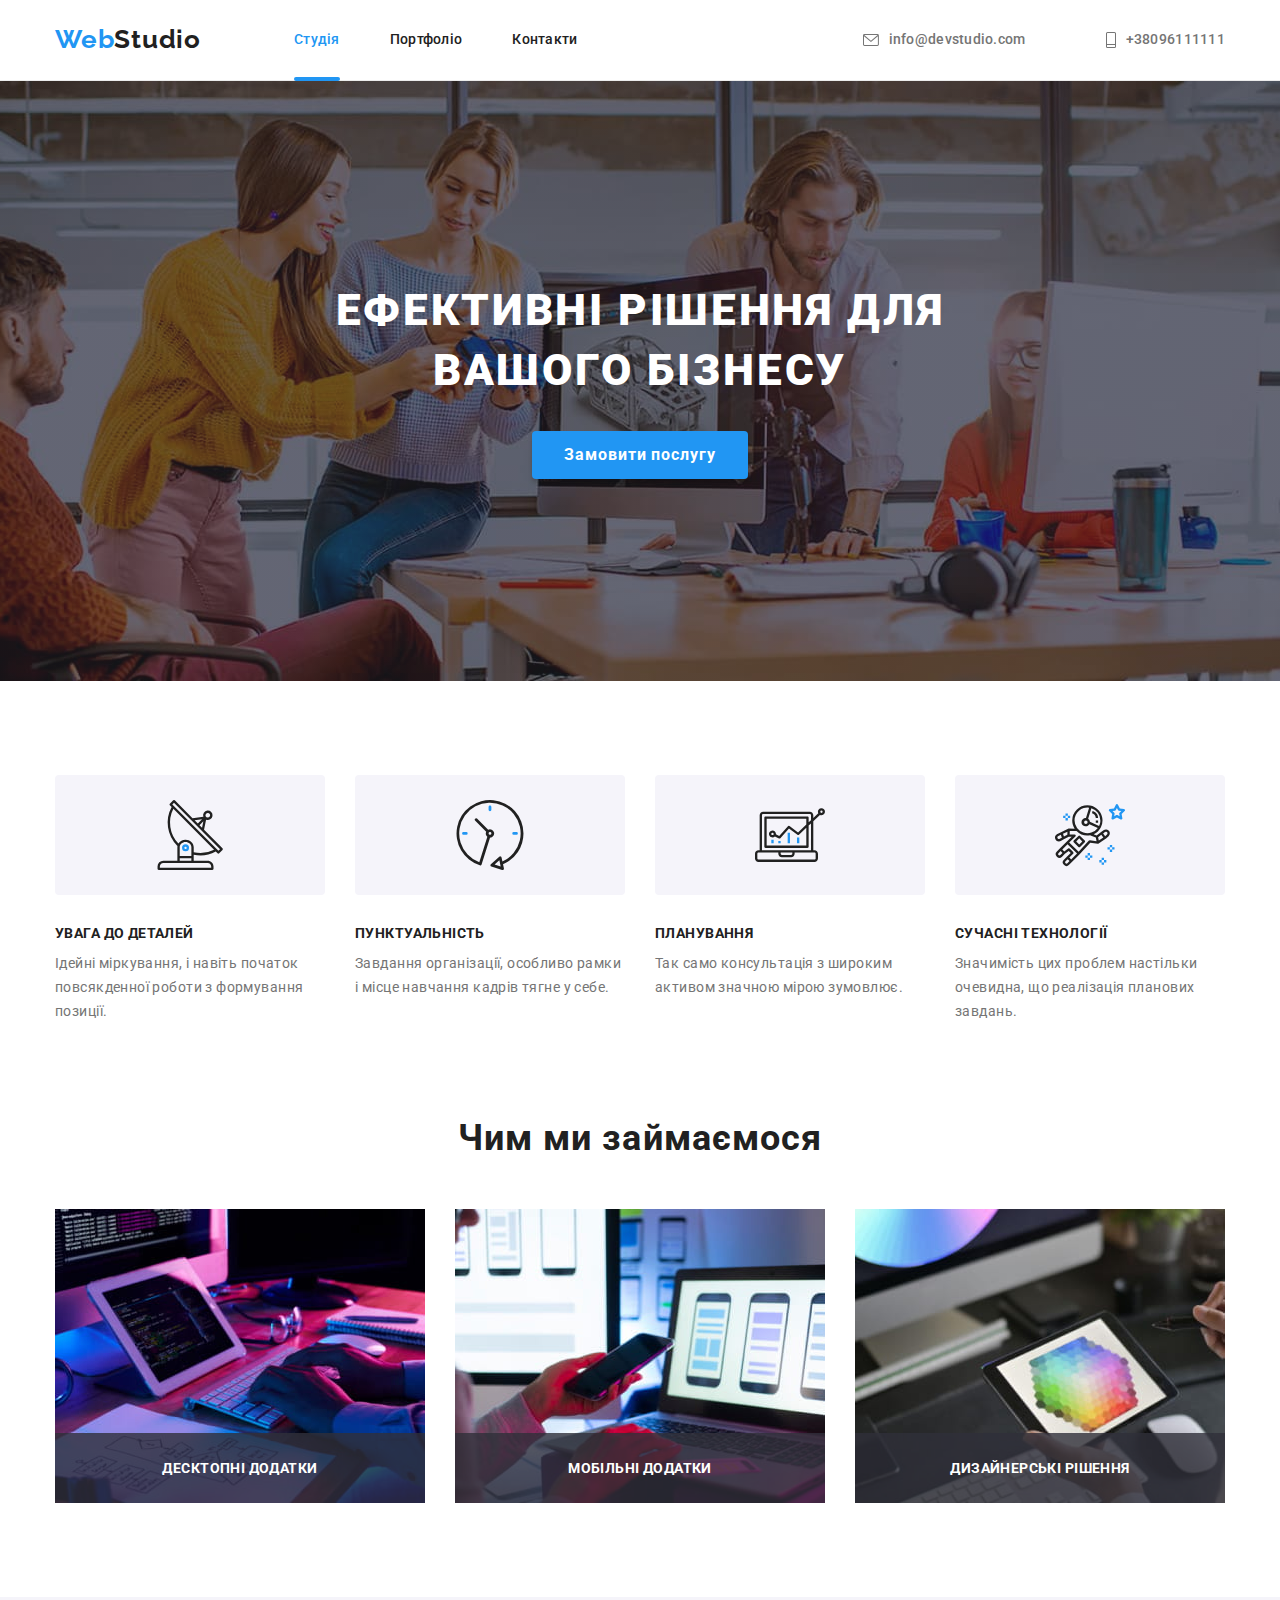
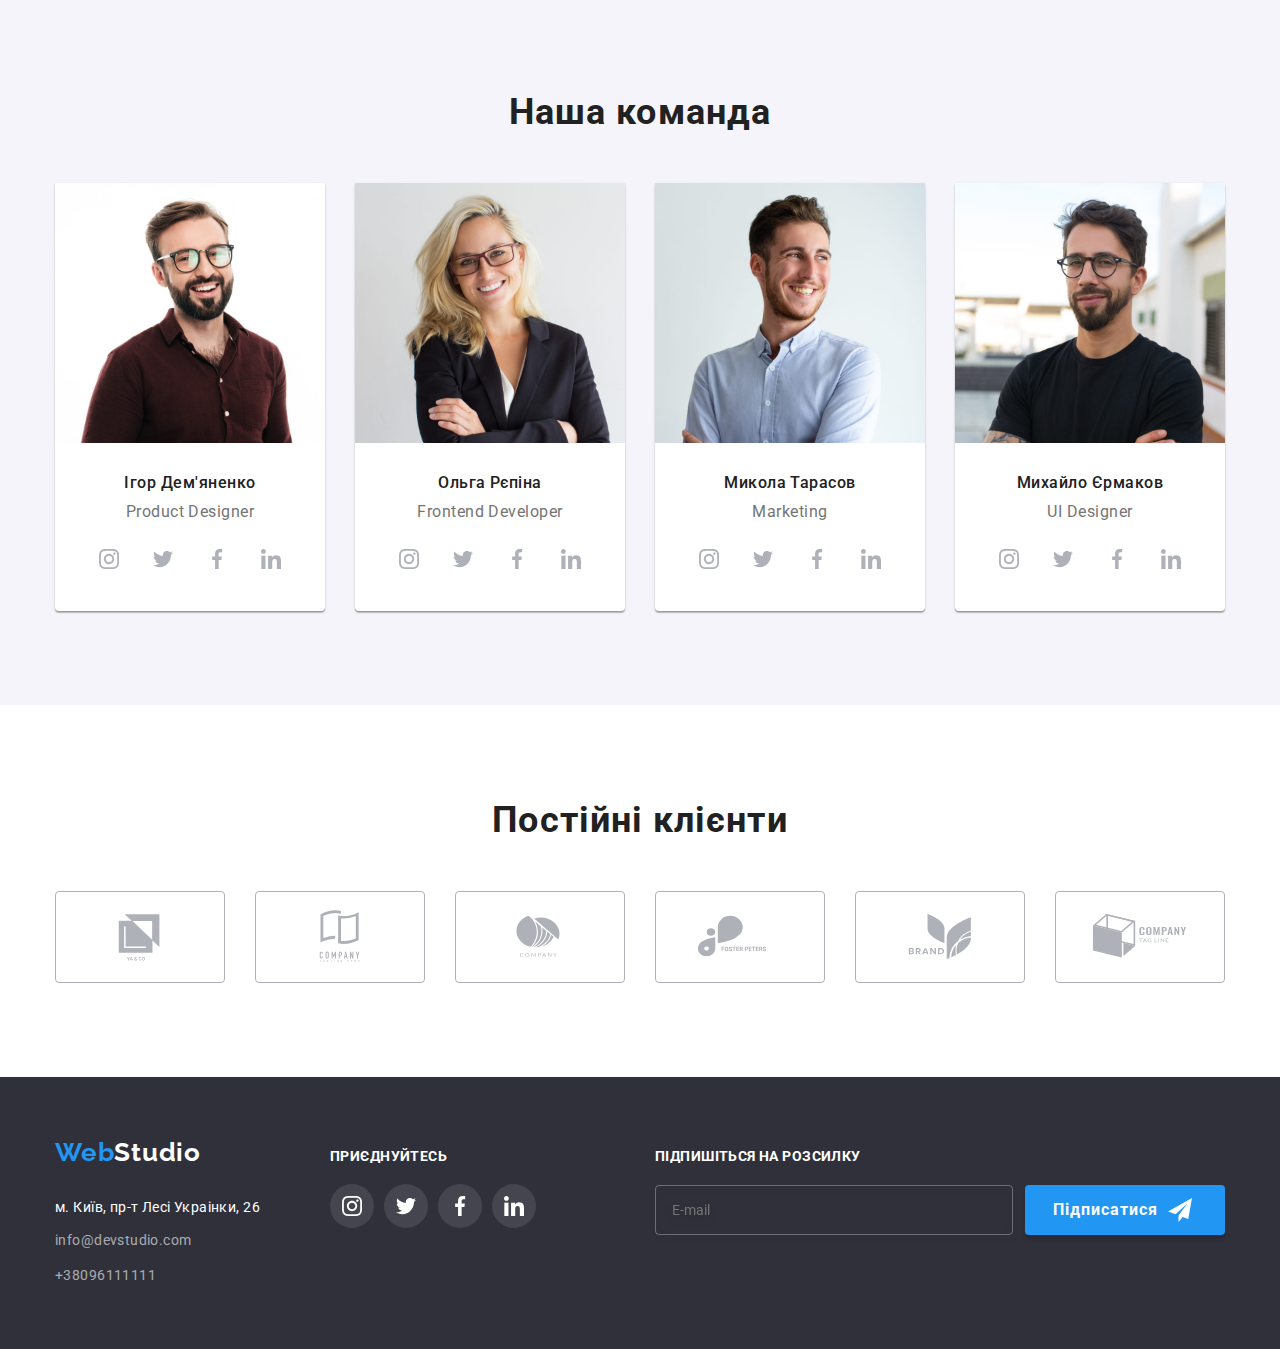
<file: index.html>
<!DOCTYPE html>
<html lang="uk">
<head>
    <meta charset="UTF-8">
    <meta http-equiv="X-UA-Compatible" content="IE=edge">
    <link rel="preconnect" href="https://fonts.googleapis.com">
    <link rel="preconnect" href="https://fonts.gstatic.com" crossorigin>
    <link href="https://fonts.googleapis.com/css2?family=Raleway:wght@700&family=Roboto:wght@400;500;700;900&display=swap" rel="stylesheet">
                
                <link rel="stylesheet" href="modern-normalize/modern-normalize.css">
                <link rel="stylesheet" href="css/main.min.css">
                <link rel="stylesheet" href="css/style.css">
    <meta name="viewport" content="width=device-width, initial-scale=1.0">

    <title>Студія</title>
</head>
<body>
    
    
      <!--header2-->
      
      <header class="header">
       
            <div class="container header__container">
        <nav class="nav" >
            <a class="logo header__logo" href="./index.html"><span class="logo-header">Web</span>Studio</a>
            <ul class="nav__list ">
                <li class="nav__item"> <a  class="navigation current"  href="./index.html"> Студія</a> </li> 
                <li class="nav__item"> <a  class="navigation"  href="./portfolio.html"> Портфоліо</a>  </li>
                <li class="nav__item"> <a class="navigation" href="#"> Контакти</a> </li>
            </ul>
                </nav>
    
                <ul class="nav__list connect">

                    <li class="nav__contacts"><a href="mailto:info@devstudio.com" lang="en"  class="nav_mail_tel">
                        <svg class="icon_nav" >
                            <use href="./images/icons/symbol-defs.svg#icon-envelope"></use>
                        </svg>

                        info@devstudio.com</a> </li>
                    <li class="nav__contacts"> <a href="tel:+380961111111" class=" nav_mail_tel">
                        <svg class="icon_nav_tel" >
                            <use href="./images/icons/symbol-defs.svg#icon-Vector"></use>
                        </svg>
                        +38096111111</a>
                    </li>
                </ul>
            </div>
        </header>
   



    
<main>
    
    <!--Банер та кнопка-->
   
    <section class="hero">
        <div class="hero__container">
        <h1 class="hero__bissnes">Ефективні рішення для вашого бізнесу</h1>
        <button class="hero__btn" type="button"  data-modal-open>Замовити послугу</button>
        </div>
    </section>

    <!-- Опис-->
    
    <section class="description">
        <div class="container">
        <h2 class="visually-hidden">Наші особливості</h2>
        <ul class="description__uss">
            <li class="description__li">

                <div class="background-icon__description">
                <svg width="70px"
                height="70px" >
                
                    <use   href="./images/antena/symbol-defs.svg#icon-Group" >

                    </use>

                </svg>
            </div>
                <h3 class="index_details">Увага до деталей</h3>
                <p class="index_description">Ідейні міркування, і навіть початок повсякденної роботи з формування позиції.</p>

               

            </li>

           

            <li class="description__li" >
                <div class="background-icon__description">
                    <svg width="70px"
                    height="70px" >
                        
                        <use   href="./images/antena/symbol-defs.svg#icon-clock-1"   >
    
                        </use>
    
                    </svg>
                </div>
                <h3 class="index_details">Пунктуальність</h3>
                <p class="index_description">Завдання організації, особливо рамки і місце навчання кадрів тягне у себе.</p>
            </li>
            <li>
            

                <div class="background-icon__description">
                    <svg  width="70px"
                    height="70px">
                        
                        <use   href="./images/antena/symbol-defs.svg#icon-diagram-1"   >
    
                        </use>
    
                    </svg>
                </div>
                <h3 class="index_details">Планування</h3>
                <p class="index_description">Так само консультація з широким активом значною мірою зумовлює.</p>
            </li>

            <li class="description__li">

                <div class="background-icon__description">
                    <svg  width="70px"
                    height="70px">
                        
                        <use   href="./images/antena/symbol-defs.svg#icon-astronaut-1"   >
    
                        </use>
    
                    </svg>
                </div>

                <h3 class="index_details">Сучасні технології</h3>
                <p class="index_description">Значимість цих проблем настільки очевидна, що реалізація планових завдань.</p>
            </li>
        </ul>
    </div>
    </section>



    <!-- Чим ми займаємося-->
    
    <section class="annex">
        <div class="container-images__annex">
        <h2  class="annex-writing" > </a> Чим ми займаємося</h2>
        <ul class="annex__img">
            <li class="card-work__annex">
                
                <img  src="images/hav1.jpg" width="370" alt="робота за компьютером" >
            <div class="card-add__annex">
                <p class="card_name">
                    Десктопні додатки
                </p>
            </div>
        </li>
            <li class="card-work__annex">
                 <img src="images/hav_2.jpg" width="370" alt="робота з телефоном">
                 <div class="card-add__annex">
                    <p class="card_name">
                        Мобільні додатки
                    </p>
                </div>
             </li>
            <li class="card-work__annex">
            <img src="images/hav_3.jpg" width="370" alt="робота з планшетом">
            <div class="card-add__annex">
                <p class="card_name">
                    Дизайнерські рішення
                </p>
            </div>
         </li>
        </ul>
    </div>
    </section>

    
    <!-- Наша команда-->
    
    <section class="team">
        <div class="team__container">
        <h2 class="team-my" >
            Наша команда
        </h2>
        
        <ul class="team__ul">
            <li class="team__li"><img src="images/igor.jpg" width="270" alt="Дизайнер продукту">
               
                <div class="team__card">
                    <h3 class="team_name">
                Ігор Дем'яненко
            </h3>

            <p class="team_responsibilitiesr">Product Designer</p>
          
            <ul class="team__social">
                <li >
                <a class="social-link__team" href="https://instagram.com"
                target="_blank"
                rel="noopener no refferrer"
                aria-label="instagram">
                    <svg class="social-icon__team"  width="20px" height="20px">
                        <use  href="./images/social/symbol-defs.svg#icon-instagram--1">
        
                        </use>
                    </svg>
                </a>
            </li>
        
            <li >
                <a class="social-link__team" href="https://twitter.com"
                target="_blank"
                rel="noopener no refferrer"
                aria-label="twitter">
                    <svg class="social-icon__team" width="20px" height="20px">
                        <use href="./images/social/symbol-defs.svg#icon-twitter-1">
        
                        </use>
                    </svg>
                </a>
            </li>
        
            <li >
                <a class="social-link__team" href="https://facebook.com "
                target="_blank"
                rel="noopener no refferrer"
                aria-label="facebook">
                    <svg class="social-icon__team" width="20px" height="20px" >
                        <use  href="./images/social/symbol-defs.svg#icon-facebook-1">
        
                        </use>
                    </svg>
                </a>
            </li>
        
            <li >
                <a class="social-link__team" href="https://linkedin.com "
                            target="_blank"
                              rel="noopener no refferrer"
                              aria-label="linkedin">
                    <svg class="social-icon__team" width="20px" height="20px">
                        <use  href="./images/social/symbol-defs.svg#icon-linkedin-1">
        
                        </use>
                    </svg>
                </a>
            </li>
        </ul>
        </div>

            </li>

            <li class="team__li"><img src="images/olga.jpg" width="270" alt="Розробник інтерфейсу">
                <div class="team__card">
            <h3 class="team_name">Ольга Рєпіна</h3>

            <p class="team_responsibilitiesr">Frontend Developer</p>
            <ul class="team__social">
                <li >
                <a class="social-link__team" href="https://instagram.com">
                    <svg class="social-icon__team"  width="20px" height="20px">
                        <use  href="./images/social/symbol-defs.svg#icon-instagram--1">
        
                        </use>
                    </svg>
                </a>
            </li>
        
            <li >
                <a class="social-link__team" href="https://twitter.com">
                    <svg class="social-icon__team" width="20px" height="20px">
                        <use href="./images/social/symbol-defs.svg#icon-twitter-1">
        
                        </use>
                    </svg>
                </a>
            </li>
        
            <li >
                <a class="social-link__team" href="https://facebook.com ">
                    <svg class="social-icon__team" width="20px" height="20px" >
                        <use  href="./images/social/symbol-defs.svg#icon-facebook-1">
        
                        </use>
                    </svg>
                </a>
            </li>
        
            <li >
                <a class="social-link__team" href="https://linkedin.com ">
                    <svg class="social-icon__team" width="20px" height="20px">
                        <use  href="./images/social/symbol-defs.svg#icon-linkedin-1">
        
                        </use>
                    </svg>
                </a>
            </li>
        </ul>
    
        </div>

        
       
            
            </li>


            <li class="team__li"><img src="images/mikola.jpg" width="270" alt="Маркетинг">
                <div class="team__card">
                <h3 class="team_name">
                Микола Тарасов
            </h3>

            <p class="team_responsibilitiesr">Marketing</p>
            <ul class="team__social">
                <li >
                <a class="social-link__team" href="https://instagram.com">
                    <svg class="social-icon__team"  width="20px" height="20px">
                        <use  href="./images/social/symbol-defs.svg#icon-instagram--1">
        
                        </use>
                    </svg>
                </a>
            </li>
        
            <li >
                <a class="social-link__team" href="https://twitter.com">
                    <svg class="social-icon__team" width="20px" height="20px">
                        <use href="./images/social/symbol-defs.svg#icon-twitter-1">
        
                        </use>
                    </svg>
                </a>
            </li>
        
            <li >
                <a class="social-link__team" href="https://facebook.com ">
                    <svg class="social-icon__team" width="20px" height="20px" >
                        <use  href="./images/social/symbol-defs.svg#icon-facebook-1">
        
                        </use>
                    </svg>
                </a>
            </li>
        
            <li >
                <a class="social-link__team" href="https://linkedin.com ">
                    <svg class="social-icon__team" width="20px" height="20px">
                        <use  href="./images/social/symbol-defs.svg#icon-linkedin-1">
        
                        </use>
                    </svg>
                </a>
            </li>
        </ul>
        </div>
        


        
            
            </li>


            <li class="team__li"><img src="images/mihaylo.jpg" width="270" alt="Дизайнер інтерфейсу користувача">
                <div class="team__card">
            <h3 class="team_name">Михайло Єрмаков</h3>

            <p class="team_responsibilitiesr">UI Designer</p>
            <ul class="team__social">
                <li >
                <a class="social-link__team" href="https://instagram.com"
                target="_blank"
                rel="noopener no refferrer"
                aria-label="instagram">
                    <svg class="social-icon__team"  width="20px" height="20px">
                        <use  href="./images/social/symbol-defs.svg#icon-instagram--1">
        
                        </use>
                    </svg>
                </a>
            </li>
        
            <li >
                <a class="social-link__team" href="https://twitter.com">
                    <svg class="social-icon__team" width="20px" height="20px">
                        <use href="./images/social/symbol-defs.svg#icon-twitter-1">
        
                        </use>
                    </svg>
                </a>
            </li>
        
            <li >
                <a class="social-link__team" href="https://facebook.com ">
                    <svg class="social-icon__team" width="20px" height="20px" >
                        <use  href="./images/social/symbol-defs.svg#icon-facebook-1">
        
                        </use>
                    </svg>
                </a>
            </li>
        
            <li >
                <a class="social-link__team" href="https://linkedin.com ">
                    <svg class="social-icon__team" width="20px" height="20px">
                        <use  href="./images/social/symbol-defs.svg#icon-linkedin-1">
        
                        </use>
                    </svg>
                </a>
            </li>
        </ul>
          
                
        </div>
        
            </li>
        </ul>
    </div>
    </section>


</main>
<!------------------------------------------------------------------------>
<!--ПОСТІЙНІ КЛІЄНТИ-->
<section class="section">
    <div class="container__client">
        <h2 class="client__tittle">Постійні клієнти</h2>
        <ul class="client__list">

            <li class="client__item">
                <a href="#" class="client__link">
                    <svg class="client_icon" width="106px" height="60px">
                        <use href="./images/client_link/symbol-defs.svg#icon-Logo-1"></use>
                    </svg>
                </a>
            </li>

            <li class="client__item">
                <a href="#" class="client__link">
                    <svg class="client_icon" width="106" height="60">
                        <use href="./images/client_link/symbol-defs.svg#icon-Logo-2"></use>
                    </svg>
                </a>
            </li>

            <li class="client__item">
                <a href="#" class="client__link">
                    <svg class="client_icon" width="106" height="60">
                        <use href="./images/client_link/symbol-defs.svg#icon-Logo-3"></use>
                    </svg>
                </a>
            </li>

            <li class="client__item">
                <a href="#" class="client__link">
                    <svg class="client_icon" width="106" height="60">
                        <use href="./images/client_link/symbol-defs.svg#icon-Logo-4"></use>
                    </svg>
                </a>
            </li>

            <li class="client__item">
                <a href="#" class="client__link">
                    <svg class="client_icon" width="106" height="60">
                        <use href="./images/client_link/symbol-defs.svg#icon-Logo-5"></use>
                    </svg>
                </a>
            </li>

            <li class="client__item">
                <a href="#" class="client__link">
                    <svg class="client_icon" width="106" height="60">
                        <use href="./images/client_link/symbol-defs.svg#icon-Logo-6"></use>
                    </svg>
                </a>
            </li>
           
           
        </ul>
    </div>

</section>






<!--FOOTER-->
<footer class="footer__container">
    <div class="footer__other container">
    <div class="footer__div">
    <a class="footer__studio" lang="en" href="./index.html"> <span class="logo_footer">Web</span>Studio
        <ul class="footer__ul">
            <li class="footer__li"><a class="footer__andres" href="https://www.google.com/maps/place/бул.+Леси+Украинки,+26,+Киев,+02000/@50.4265807,30.5383858,17z/data=!3m1!4b1!4m5!3m4!1s0x40d4cf0e033ecbe9:0x57a4dffefec77da0!8m2!3d50.4265807!4d30.5383858" target="_blank" rel="адреса">м. Київ, пр-т Лесі Украінки, 26</a> </li>
            <li  class="footer__li"><a class="footer__mail" href="mailto:info@devstudio.com" lang="en">info@devstudio.com</a></li>
            <li class="footer__li"><a class="footer__tell" href="tel:+380961111111">+38096111111</a></li>
        </ul>
    </a>
   
    </div>


<div class="footer__socials">
    <p class="footer_header">Приєднуйтесь</p>
    <ul class="social__ul">
        <li >
        <a class="footer__url" href="https://instagram.com"
        target="_blank"
        rel="noopener no refferrer"
        aria-label="instagram">
            <svg class="footer_icon"  width="20px" height="20px">
                <use  href="./images/social/symbol-defs.svg#icon-instagram--1">

                </use>
            </svg>
        </a>
    </li>

    <li >
        <a class="footer__url" href="https://twitter.com"
        target="_blank"
        rel="noopener no refferrer"
        aria-label="twitter">
            <svg class="footer_icon" width="20px" height="20px">
                <use href="./images/social/symbol-defs.svg#icon-twitter-1">

                </use>
            </svg>
        </a>
    </li>

    <li >
        <a class="footer__url" href="https://facebook.com "
        target="_blank"
        rel="noopener no refferrer"
        aria-label="facebook">
            <svg class="footer_icon" width="20px" height="20px" >
                <use  href="./images/social/symbol-defs.svg#icon-facebook-1">

                </use>
            </svg>
        </a>
    </li>

    <li >
        <a class="footer__url" href="https://linkedin.com "
        target="_blank"
                  rel="noopener no refferrer"
                  aria-label="linkedin">
            <svg class="footer_icon" width="20px" height="20px">
                <use  href="./images/social/symbol-defs.svg#icon-linkedin-1">

                </use>
            </svg>
        </a>
    </li>
</ul>
    
</div>  

<div class="footer__input">
    <strong class="footer__strong"> Підпишіться на розсилку</strong>
    <form name="footer__send-mail">
    <div class="subscription__box">
        <label class="subscribtion__field">
        <input class="subscribtion__input" type="email" name="email" placeholder="E-mail">
    </label>

    <button class="subscribe__btn" type="submit">
Підписатися
<svg class="subscribe-icon" width="24px" height="24px" >
    <use href="./images/footer-input/symbol-defs.svg#icon-icon-send">

    </use>
</svg>
    </button>
    </div></form>

</div>
</div>
    
</footer>

<!--MODAL WINDOW-->
<div class="backdrop is-hidden" data-modal>
    <div class="modal">
        <button class="modal__btn" type="button" data-modal-close>
            <svg  width="11px" height="11px">
                <use class="icon__cross" href="./images/modal_btn/symbol-defs.svg#icon-Vector">

                </use>
            </svg>
        </button>
        <div>
        <form class="register__form" name="register-form" autocomplete="on" novalidate>
            <strong class="register__form-title">Залиште свої дані, ми вам передзвонимо</strong>
            <div class="register__formgroup" role="group">

                <label class="register__form-field">
                    <span class="register__form-label-one">Ім'я</span>
                    <input class="register__form-input" type="text" name="" required/>
                    <svg class="register__form-icon-one" width="12px" height="12px">
                        <use href="./images/soc-modal/symbol-defs.svg#icon-human">

                        </use>
                    </svg>
                </label>

                <label class="register__form-field">
                    <span class="register__form-label">Телефон</span>
                    <input class="register__form-input" type="tel" name=""/>
                    <svg class="register__form-icon" width="13px" height="13px">
                        <use href="./images/soc-modal/symbol-defs.svg#icon-tellephon">

                        </use>
                    </svg>
                </label>

                <label class="register__form-field">
                    <span class="register__form-label">Пошта</span>
                    <input class="register__form-input" type="email" name=""/>
                    <svg class="register__form-icon" width="15px" height="12px">
                        <use href="./images/soc-modal/symbol-defs.svg#icon-mail">

                        </use>
                    </svg>
                </label>

                <label class="register__form-field-coment">
                    <span class="register__form-heading">Коментар</span>
                    <textarea class="register__form-message" name=""  rows="5" placeholder="Введіть текст"></textarea>
                </label>

                <label class="register__form-agreement">
                <input class="register__form-checkbox visually-hidden" type="checkbox" name="" />
                    <svg class="register__form-icons" width="16px" height="15px">
                        <use class="icon__checked" href="./images/soc-modal-two/symbol-defs.svg#icon-icon-check"> </use>
                        <use class="icon__unchecked" href="./images/soc-modal-two/symbol-defs.svg#icon-ramka"> </use>
                    </svg>

                <span class="register__form-desc">Погоджуюся з розсилкою та приймаю  <a class="register__form-link" href="">Умови договору</a>
                </span>
            </label>    
            </div>
            
       
            
            <button class="register__form-btn hero__btn" type="submit">Відправити</button>
        </form>
    </div>

</div>

<script src="./modal.js/modal.js"></script>
</body>
</html>
</file>
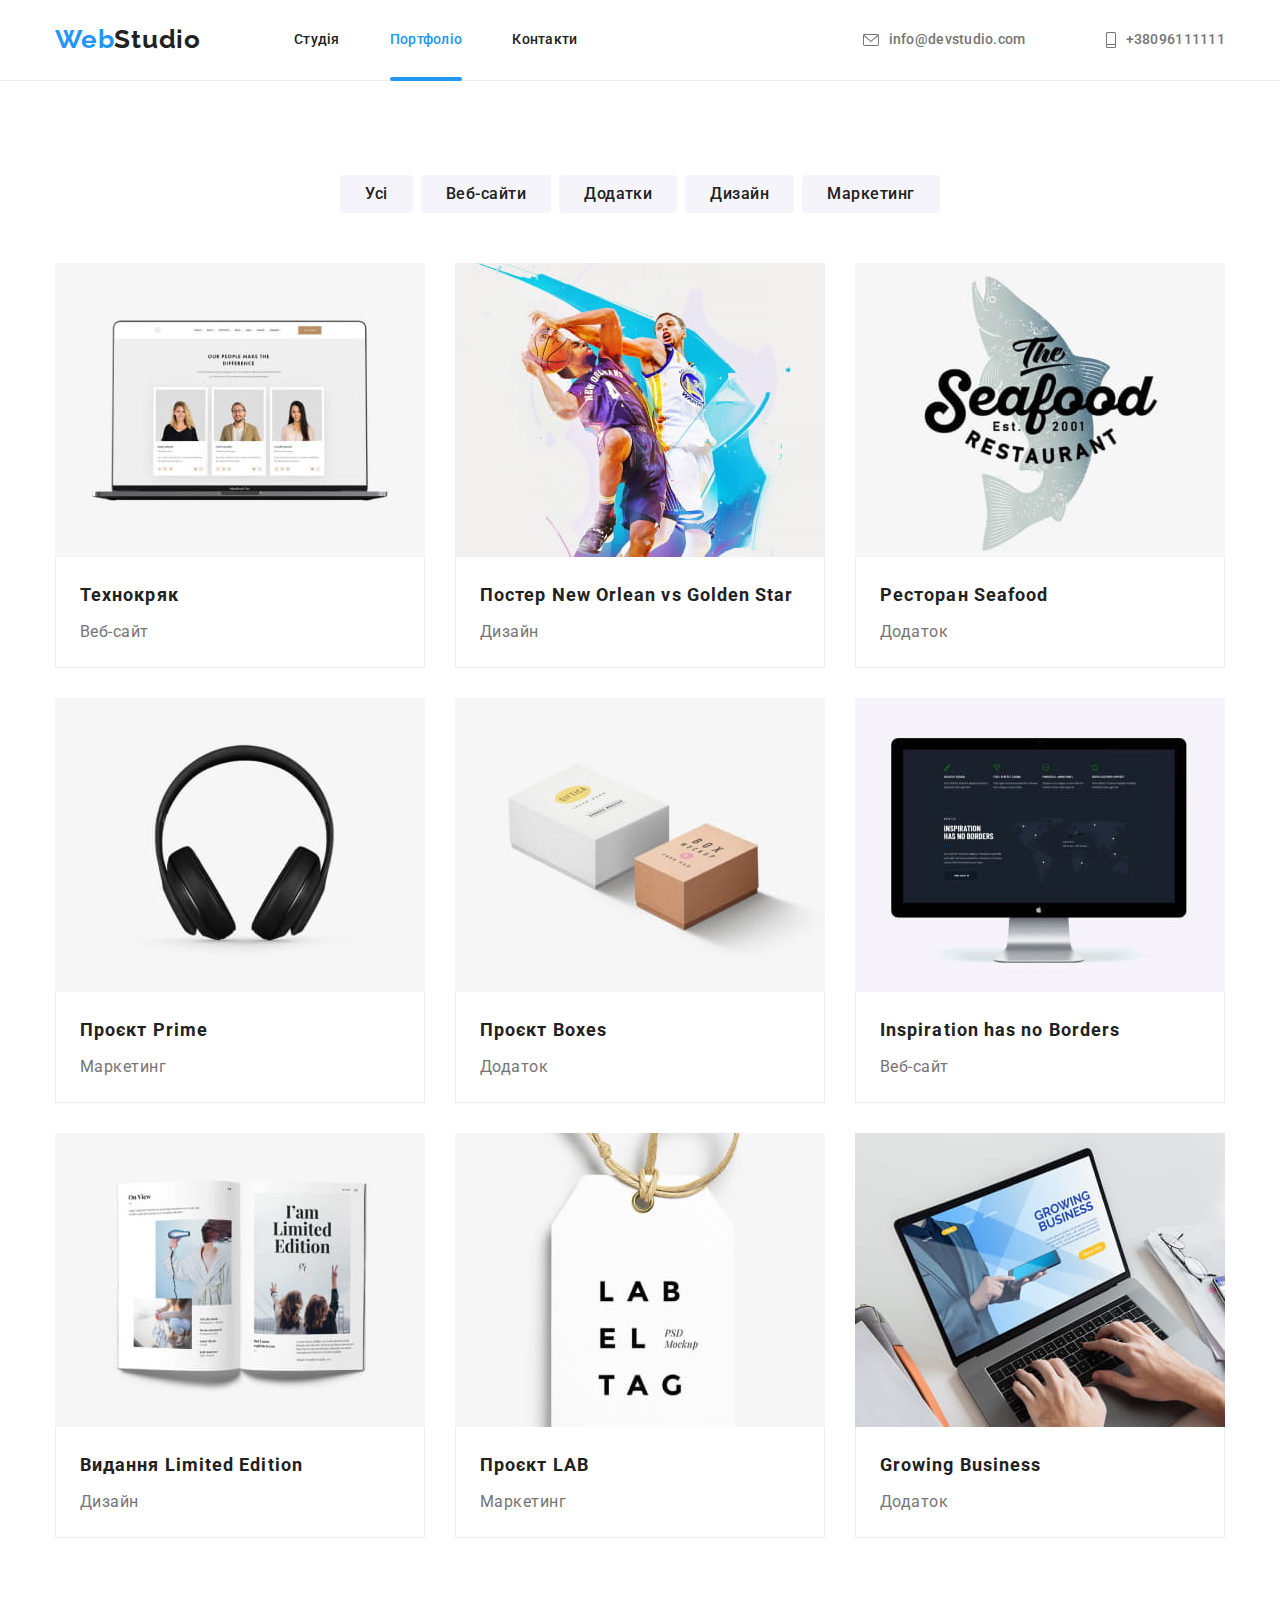
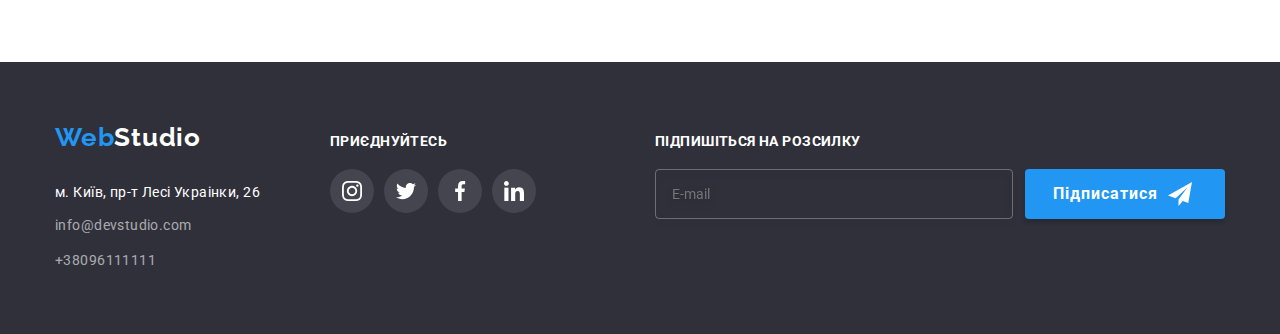
<file: portfolio.html>
<!DOCTYPE html>
<html lang="uk">
<head>
    <meta charset="UTF-8">
    <meta http-equiv="X-UA-Compatible" content="IE=edge">
    <link rel="preconnect" href="https://fonts.googleapis.com">
    <link rel="preconnect" href="https://fonts.gstatic.com" crossorigin>
    <link href="https://fonts.googleapis.com/css2?family=Raleway:wght@700&family=Roboto:wght@400;500;700;900&display=swap" rel="stylesheet">
        
        <link rel="stylesheet" href="modern-normalize/modern-normalize.css">
        <link rel="stylesheet" href="css/main.min.css">
        <link rel="stylesheet" href="css/style.css">
    <meta name="viewport" content="width=device-width, initial-scale=1.0">
    <title>Портфоліо</title>
    
</head>
<body>
    <!--header2-->
    <header class="header">
       
        <div class="container header__container">
    <nav class="nav" >
        <a class="logo header__logo" href="./index.html"><span class="logo-header">Web</span>Studio</a>
        <ul class="nav__list ">
            <li class="nav__item"> <a  class="navigation "  href="./index.html"> Студія</a> </li> 
            <li class="nav__item"> <a  class="navigation  current"  href="./portfolio.html"> Портфоліо</a>  </li>
            <li class="nav__item"> <a class="navigation" href="#"> Контакти</a> </li>
        </ul>
            </nav>

            <ul class="nav__list connect">

                <li class="nav__contacts"><a href="mailto:info@devstudio.com" lang="en"  class="nav_mail_tel">
                    <svg class="icon_nav" >
                        <use href="./images/icons/symbol-defs.svg#icon-envelope"></use>
                    </svg>

                    info@devstudio.com</a> </li>
                <li class="nav__contacts"> <a href="tel:+380961111111" class=" nav_mail_tel">
                    <svg class="icon_nav_tel" >
                        <use href="./images/icons/symbol-defs.svg#icon-Vector"></use>
                    </svg>
                    +38096111111</a>
                </li>
            </ul>
        </div>
    </header>


        <main class="main_container">

            <!--Кнопки-->
        <section class="portfolio__section">
            <div class="portfolio__section-container">
            <h2 class="visually-hidden">Кнопочки</h2>
            <ul class="keyboard">
           <li> <button type="button" class="btn about__button" >Усі</button></li>
           <li> <button type="button" class="btn about__button">Веб-сайти</button></li>
           <li> <button type="button" class="btn about__button">Додатки</button></li>
           <li> <button type="button" class="btn about__button">Дизайн</button></li>
           <li> <button type="button" class="btn about__button">Маркетинг</button></li>
        </ul>
            
            <ul class="billboard">
                <li class="portfolio__item">
                    <a href="#" class="galery__link">
                        <div class="wrap">
                           
                <div class="billboard__thumb"> 
                     <img  src="images/technocrack.jpg" alt="Технокряк"> 
                     <div class="overlay">
                        <p class="overlay__desc">Ресурс пропонує комплексні пропозиції з різним рівнем функціоналу та сервісів. Все це дозволить відвідувачу отримати вичерпні відомості про компанію чи приватну особу.</p>
                     </div>
                    </div>  
                    
                         <div class="padding__item">
                    <h2 class="margin__item">Технокряк</h2>
                    <p class="portfolio__hav-about">Веб-сайт</p>
                </div>
              
                
            </div>
            </a>
                </li>
                
                <li class="portfolio__item">
                    <a href="#" class="galery__link">
                        <div class="wrap">
                            <div class="billboard__thumb">
                    <img src="images/poster-new-orlean-vs-golden-star.jpg"  alt="Постер New Orlean vs Golden Star">
                    <div class="overlay">
                        <p class="overlay__desc">Ресурс пропонує комплексні пропозиції з різним рівнем функціоналу та сервісів. Все це дозволить відвідувачу отримати вичерпні відомості про компанію чи приватну особу.</p>
                     </div>
                    </div>  
                    
                    <div class="padding__item">
                <h2 class="margin__item">Постер New Orlean vs Golden Star</h2>
                    <p class="portfolio__hav-about">Дизайн</p>
                </div>
            </div>
            </a>
                </li>

                <li class="portfolio__item">
                    <a href="#" class="galery__link">
                        <div class="wrap">
                            <div class="billboard__thumb">
                    <img src="images/restoran-seafood.jpg"  alt="Ресторан Seafood">
                    <div class="overlay">
                        <p class="overlay__desc">Ресурс пропонує комплексні пропозиції з різним рівнем функціоналу та сервісів. Все це дозволить відвідувачу отримати вичерпні відомості про компанію чи приватну особу.</p>
                     </div>
                    </div>  
                    
                    <div class="padding__item">
                <h2 class="margin__item">Ресторан Seafood</h2>
                    <p class="portfolio__hav-about">Додаток</p>
                </div>
            </div>
            </a>
            </li>

                <li class="portfolio__item">
                    <a href="#" class="galery__link">
                        <div class="wrap">
                            <div class="billboard__thumb">
                    <img src="images/project-prime.jpg"  alt="Проєкт Prime">
                    <div class="overlay">
                        <p class="overlay__desc">Ресурс пропонує комплексні пропозиції з різним рівнем функціоналу та сервісів. Все це дозволить відвідувачу отримати вичерпні відомості про компанію чи приватну особу.</p>
                     </div>
                    </div>  
                    
                    <div class="padding__item">
                <h2 class="margin__item">Проєкт Prime</h2>
                <p class="portfolio__hav-about">Маркетинг</p>
            </div>
        </div>
        </a>
            </li>

                <li class="portfolio__item">
                    <a href="#" class="galery__link">
                        <div class="wrap">
                            <div class="billboard__thumb">
                    <img src="images/project-boxes.jpg"  alt="Проєкт Boxes">
                    <div class="overlay">
                        <p class="overlay__desc">Ресурс пропонує комплексні пропозиції з різним рівнем функціоналу та сервісів. Все це дозволить відвідувачу отримати вичерпні відомості про компанію чи приватну особу.</p>
                     </div>
                    </div>  
                    
                    <div class="padding__item">
                <h2 class="margin__item">Проєкт Boxes</h2>
                <p class="portfolio__hav-about">Додаток</p>
            </div>
        </div>
        </a>
            </li>
                <li class="portfolio__item">
                    <a href="#" class="galery__link">
                        <div class="wrap">
                            <div class="billboard__thumb">
                    <img src="images/inspiration-has-no-borders.jpg"  alt="Inspiration has no Borders">
                    <div class="overlay">
                        <p class="overlay__desc">Ресурс пропонує комплексні пропозиції з різним рівнем функціоналу та сервісів. Все це дозволить відвідувачу отримати вичерпні відомості про компанію чи приватну особу.</p>
                     </div>
                    </div>  
                    
                    <div class="padding__item">
                    <h2 class="margin__item">Inspiration has no Borders</h2>

                <p class="portfolio__hav-about">Веб-сайт</p>
            </div>
        </div>
        </a>
            </li>

                <li class="portfolio__item">
                    <a href="#" class="galery__link">
                        <div class="wrap">
                            <div class="billboard__thumb">
                    <img src="images/booking-limited-edition.jpg"  alt="Видання Limited Edition">
                    <div class="overlay">
                        <p class="overlay__desc">Ресурс пропонує комплексні пропозиції з різним рівнем функціоналу та сервісів. Все це дозволить відвідувачу отримати вичерпні відомості про компанію чи приватну особу.</p>
                     </div>
                    </div>  
                    
                    <div class="padding__item">
                <h2 class="margin__item">Видання Limited Edition</h2>
                <p class="portfolio__hav-about">Дизайн</p>
            </div>
        </div>
        </a>
            </li>

                <li class="portfolio__item">
                    <a href="#" class="galery__link">
                        <div class="wrap">
                            <div class="billboard__thumb">
                    <img src="images/project-lab.jpg"  alt="Проєкт LAB">
                    <div class="overlay">
                        <p class="overlay__desc">Ресурс пропонує комплексні пропозиції з різним рівнем функціоналу та сервісів. Все це дозволить відвідувачу отримати вичерпні відомості про компанію чи приватну особу.</p>
                     </div>
                    </div>  
                    
                    <div class="padding__item">
                <h2 class="margin__item">Проєкт LAB</h2>
                    <p class="portfolio__hav-about">Маркетинг</p>
                </div>
            </div>
            </a>
            </li>

                <li class="portfolio__item">
                    <a href="#" class="galery__link">
                        <div class="wrap">
                            <div class="billboard__thumb">
                    <img src="images/growing-business.jpg"  alt="Growing Business">
                    <div class="overlay">
                        <p class="overlay__desc">Ресурс пропонує комплексні пропозиції з різним рівнем функціоналу та сервісів. Все це дозволить відвідувачу отримати вичерпні відомості про компанію чи приватну особу.</p>
                     </div>
                    </div>  
                    
                    <div class="padding__item">
                <h2 class="margin__item">Growing Business</h2>
                <p class="portfolio__hav-about">Додаток</p>
            </div>
        </div>
                </li>
            </ul>
        </a>
        </div>
        </section>
        
    </main>

    <!--Нижнє табло з інформаціею-->
    <footer class="footer__container">
        <div class="footer__other container">
        <div class="footer__div">
        <a class="footer__studio" lang="en" href="./index.html"> <span class="logo_footer">Web</span>Studio
            <ul class="footer__ul">
                <li class="footer__li"><a class="footer__andres" href="https://www.google.com/maps/place/бул.+Леси+Украинки,+26,+Киев,+02000/@50.4265807,30.5383858,17z/data=!3m1!4b1!4m5!3m4!1s0x40d4cf0e033ecbe9:0x57a4dffefec77da0!8m2!3d50.4265807!4d30.5383858" target="_blank" rel="адреса">м. Київ, пр-т Лесі Украінки, 26</a> </li>
                <li  class="footer__li"><a class="footer__mail" href="mailto:info@devstudio.com" lang="en">info@devstudio.com</a></li>
                <li class="footer__li"><a class="footer__tell" href="tel:+380961111111">+38096111111</a></li>
            </ul>
        </a>
       
        </div>
    
    
    <div class="footer__socials">
        <p class="footer_header">Приєднуйтесь</p>
        <ul class="social__ul">
            <li >
            <a class="footer__url" href="https://instagram.com"
            target="_blank"
            rel="noopener no refferrer"
            aria-label="instagram">
                <svg class="footer_icon"  width="20px" height="20px">
                    <use  href="./images/social/symbol-defs.svg#icon-instagram--1">
    
                    </use>
                </svg>
            </a>
        </li>
    
        <li >
            <a class="footer__url" href="https://twitter.com"
            target="_blank"
            rel="noopener no refferrer"
            aria-label="twitter">
                <svg class="footer_icon" width="20px" height="20px">
                    <use href="./images/social/symbol-defs.svg#icon-twitter-1">
    
                    </use>
                </svg>
            </a>
        </li>
    
        <li >
            <a class="footer__url" href="https://facebook.com "
            target="_blank"
            rel="noopener no refferrer"
            aria-label="facebook">
                <svg class="footer_icon" width="20px" height="20px" >
                    <use  href="./images/social/symbol-defs.svg#icon-facebook-1">
    
                    </use>
                </svg>
            </a>
        </li>
    
        <li >
            <a class="footer__url" href="https://linkedin.com "
            target="_blank"
                      rel="noopener no refferrer"
                      aria-label="linkedin">
                <svg class="footer_icon" width="20px" height="20px">
                    <use  href="./images/social/symbol-defs.svg#icon-linkedin-1">
    
                    </use>
                </svg>
            </a>
        </li>
    </ul>
        
    </div>  
    
    <div class="footer__input">
        <strong class="footer__strong"> Підпишіться на розсилку</strong>
        <form name="footer__send-mail">
        <div class="subscription__box">
            <label class="subscribtion__field">
            <input class="subscribtion__input" type="email" name="email" placeholder="E-mail">
        </label>
    
        <button class="subscribe__btn" type="submit">
    Підписатися
    <svg class="subscribe-icon" width="24px" height="24px" >
        <use href="./images/footer-input/symbol-defs.svg#icon-icon-send">
    
        </use>
    </svg>
        </button>
        </div></form>
    
    </div>
    </div>
        
    </footer>

    </body>
</html>
</file>
<file: css/style.css>
/*:root{
  --white: #FFFFFF;
  --hard-white:#EEEEEE;
  --blue: #2196F3;
  --hard-bule: #188CE8;
  --black: #212121;
  --hard-black:#000000;
  --gray: #757575;
  --hard-gray:#2F303A;
  --light-gray:#F5F4FA;
  --lite-gray:#ECECEC;
  --social-gray:#AFB1B8;
}*/


/*body{

  font-family:'Roboto',sans-serif;
  font-size: 14px;
  letter-spacing: 0.03em;
background: var(--white);
}*/


/*.container{
  width: 1200px;
  padding-right: 15px;
  padding-left: 15px;
  margin-right: auto;
  margin-left: auto;
display: flex;
}*/
 

/*h1, h2, h3, h4, h5, h6, p, ul {margin: 0; padding: 0;}
img {display: block;}*/


/* .visually-hidden{
 
  position: absolute;
    white-space: nowrap;
    width: 1px;
    height: 1px;
    overflow: hidden;
    border: 0;
    padding: 0;
    clip: rect(0 0 0 0);
    clip-path: inset(50%);
    margin: -1px;}*/



*,
*::before 
*::after{box-sizing:border-box}

/*Портфоліо*/

li{
  list-style-type: none;
  text-decoration: none;
}
a{
  text-decoration: none;
}

.portfolio_hav_about{
color: var(--gray);
}

button{
  border: none;
}

/*.header{
  
  border-bottom:  1px solid var(--lite-gray);
  display: flex;
  
  background: var(--white);
  }


.header__logo{
  display: inline-block;
  padding-top: 24px;
padding-bottom: 24px;

  margin: 0px 93px 0px 0px;
 
  font-family: 'Raleway',sans-serif;
  font-weight: 700;
  letter-spacing: 0.03em;
font-size:26px;
line-height: 1.19;

color: var(--black);
 }
 
 .logo-header{

   font-family: 'Raleway',sans-serif;
   font-weight: 700;
 font-size: 26px;
 line-height:1.19;
 
 color: var(--blue);
 letter-spacing: 0.03em;
 }*/

/*--------------------------------------------------------------*/
/* .nav{
  display: flex;
  }
   .nav__list {
    display: flex;
   }
  
   .connect{
  margin-left: auto;
  display: flex;
   }

 .navigation{
 
  display: inline-block;
  padding-top: 32px;
  padding-bottom: 32px;
  
  font-weight: 500;
  font-size: 14px;
  line-height:1.14;
  
  
  color: var(--black);
  letter-spacing: 0.02em;
  transition: 
color 250ms cubic-bezier(0.4, 0, 0.2, 1);
  
 }
 .navigation:hover, .navigation:focus{
  border-color: var(--black);
  color: var(--blue);
  }

   .navigation.current::after{
  content: "";
  display: inline-block;
  position: absolute;
  width: 100%;
  height: 4px;
  left: 0;
  bottom: -1px;
     background-color: var( --blue);
  border-radius: 2px;
}



 .navigation.current{
  position: relative;
color: var(--blue);
 }
 

 
 .nav_mail_tel{
  display: flex;
  align-items: center;
  padding-top: 32px;
  padding-bottom: 32px;
  color: var(--gray);
  fill: currentColor;
  transition: color 250ms cubic-bezier(0.4, 0, 0.2, 1);
 }
 .nav_mail_tel:hover, .nav_mail_tel:focus{
  color: var(--blue);
  }
  


.nav__contacts{
   font-weight: 500;
 font-size: 14px;
 line-height:1.14;
 letter-spacing: 0.02em;
}

.nav__contacts:not(:first-child){
  margin-left: 50px;
}


.icon_nav{
   width: 16px;
   height: 12px;
  margin-right: 10px;
  }

  .icon_nav_tel{
    margin-left: 30px;
    margin-right: 10px;
    width: 10px;
    height: 16px;
  }*/

 

/*----------------------------------------*/

/*Section*/
/*.portfolio__section-container{
  width: 1200px;
  padding-right: 15px;
  padding-left: 15px;
  margin-right: auto;
  margin-left: auto;

}

.portfolio__section{
  padding-top: 94px;
  padding-bottom: 94px;

}*/
/*cayboard*/

/*.keyboard{
display: flex;
justify-content: center;
gap: 8px;
margin-bottom: 50px;
}

.btn{
  padding: 6px 25px 6px 25px;
  font-family: inherit;
  font-weight: 500;
  font-size: 16px;
  letter-spacing: 0.03em;
line-height:1.6;
text-align: center;
cursor: pointer;
}

.about__button{
color: var(--black);
background: var(--light-gray);
border-radius: 4px;
transition: background-color 250ms cubic-bezier(0.4, 0, 0.2, 1),
color 250ms cubic-bezier(0.4, 0, 0.2, 1),
box-shadow 250ms cubic-bezier(0.4, 0, 0.2, 1);

}

.btn:hover, .btn:focus{
background-color: var(--blue) ;
color: var(--white);
box-shadow: 0px 3px 1px rgba(0, 0, 0, 0.1), 0px 1px 2px rgba(0, 0, 0, 0.08), 0px 2px 2px rgba(0, 0, 0, 0.12);
}*/

/*------------------------------------------------------*/

/*billboard*/
/*.billboard{
  list-style: none;
  display: flex;
  flex-wrap: wrap;
  gap: 30px;}

.portfolio__item{
  position: relative;
  flex-basis: calc((100% - 30px * 2 ) / 3);
  
}

.billboard__thumb{
  position: relative;
  overflow: hidden;
}



.overlay{
  position: absolute;
  top: 0;
  left: 0;
  transform: translateY(101%);
  transition: transform 250ms linear;
  width: 100%;
  height: 100%;
  padding: 20px;


  display: flex;
  align-items: center;
  justify-content: center;
  background-color:  rgba(33, 150, 243, 0.9);;
}



.wrap{
  display: block;
}

.galery__link{
  text-decoration: none;
  transition: box-shadow 250ms cubic-bezier(0.4, 0, 0.2, 1);
}

.galery__link:hover .overlay, .galery__link:focus .overlay{
  transform: translateY(0);
}

.galery__link:hover .wrap,
.galery__link:focus .wrap{
  box-shadow: 0px 1px 1px rgba(0, 0, 0, 0.12), 0px 4px 4px rgba(0, 0, 0, 0.06),
    1px 4px 6px rgba(0, 0, 0, 0.16);
    
  }





.padding__item{
  border-left:1px solid var(--hard-white) ;
  border-bottom:1px solid var(--hard-white) ;
  border-right:1px solid var(--hard-white) ;
  padding: 20px 24px;
}*/


.overlay__desc{
  width: 322px;
height: 168px;
  font-style: normal;
  font-weight: 400;
  font-size: 18px;
  line-height: 28px;
  letter-spacing: 0.03em;
  color: var(--white);
}

.margin__item{
  margin-bottom: 4px;
  font-style: normal;
font-weight: 700;
font-size: 18px;
line-height: 36px;


letter-spacing: 0.06em;

color: var(--black);
}

.portfolio__hav-about{
  font-style: normal;
font-weight: 400;
font-size: 16px;
line-height: 30px;
letter-spacing: 0.03em;
color: var(--gray);
}



/*footer*/






/*--------------------------------------------------*/

/*index*/
/*Верхня лінія*/

/*HERO*/
/*.hero__container{
  width: 1200px;
  padding-right: 15px;
  padding-left: 15px;
  margin-right: auto;
  margin-left: auto;
}

.hero{
  background: var(--hard-gray);
  max-width: 1600px;
  height: 600px;
  margin-left: auto;
  margin-right: auto;
  padding-top: 200px;
  padding-bottom: 200px;
 background-image: linear-gradient(to right,rgba(47, 48, 58, 0.4), rgba(47, 48, 58, 0.4)), url(../images/overlay.jpg);             
 background-position:center;
 background-repeat: no-repeat;
 background-size: cover;
 }

 
 .hero__bissnes{
  width: 696px;
margin-left: auto;
margin-right: auto;
   font-weight: 900;
 font-size: 44px;
 line-height: 1.36;
 text-align: center;
 letter-spacing: 0.06em;
 text-transform: uppercase;
 color: var(--white);
 }
 
 .hero__btn{
display: block;
margin-top: 30px;
margin-left: auto;
margin-right: auto;
padding: 10px 32px 10px 32px;
 font-family: inherit;
   font-weight: 700;
   font-size: 16px;
   line-height:1.8;
   align-items: center;
   text-align: center;
   letter-spacing: 0.06em;
   color: var(--white);
   cursor: pointer;
   background: var(--blue);
   box-shadow: 0px 4px 4px rgba(0, 0, 0, 0.15);
   border-radius: 4px;
   transition: background-color 250ms cubic-bezier(0.4, 0, 0.2, 1);
 }*/
/*-----------------------------*/


/*НАШІ ОСОБЛИВОСТІ*/ 

/*.description__li{
  width: 270px;
}

 .description{
 padding-top: 94px;
 }


 .description__uss{
  display: flex;
  gap: 30px;
 }

.background-icon__description{
  display: flex;
  align-items: center;
  justify-content: center;
 
  background: var(--light-gray);
  width: 270px;
  height: 120px;
  margin-bottom: 30px;
 gap: 30px;
 
border-radius: 4px;


}

 .index_details{
  margin-bottom: 10px;
  font-style: normal;
font-weight: 700;
font-size: 14px;
line-height: 16px;
letter-spacing: 0.03em;
text-transform: uppercase;

color: var(--black);
 }

 .index_description{
  
  font-family: 'Roboto';
font-style: normal;
font-weight: 400;
font-size: 14px;
line-height: 24px;

letter-spacing: 0.03em;
color: var(--gray);
 }*/


/*----------------------*/

/*Чим ми займаємося*/
/*.container-images__annex{
  width: 1200px;
  padding-right: 15px;
  padding-left: 15px;
  margin-right: auto;
  margin-left: auto;
}

.annex{
padding-top: 94px;
padding-bottom: 94px;

}

 .annex-writing{
text-align: center;
margin-bottom: 50px;
    
      font-weight: 700;
          letter-spacing: 0.03em;
           
      font-size: 36px;
   line-height:42.19px;
      color: var(--black);
   }


.annex__img{
  display: flex;
  gap: 30px;
}

.card-work__annex{
  position: relative;
}

.card-add__annex{
 position: absolute;
 left: 0;
 bottom: 0;
 width: 100%;
 height: 70px;

background: rgba(47, 48, 58, 0.8);
}


.card_name{
  position: absolute;
  left: 50%;
  top: 50%;
  transform: translate(-50%, -50%);

  font-style: normal;
font-weight: 700;
font-size: 14px;
line-height: 16px;

text-transform: uppercase;

color: var(--white);
}*/
/*---------------*/


/*Наша команда*/
/*.team{
  padding-top: 94px;
  padding-bottom: 94px;
  background: var(--light-gray);}

  .team__container{
    width: 1200px;
    padding-right: 15px;
    padding-left: 15px;
    margin-right: auto;
    margin-left: auto;
  }
  .team__card{
    padding: 30px;
    }

   .team-my{
    text-align: center;
margin-bottom: 50px;

    font-weight: 700;
    letter-spacing: 0.03em;
   font-size: 36px;
  line-height:42.19px;
  text-align: center;
      color: var(--black);
  }

  .team__ul{
    display: flex;
    gap: 30px;
  }

 .team_name{
  margin-bottom: 10px;
  font-size: 16px;
 }

 .team__li{
  box-shadow: 0px 1px 3px rgba(0, 0, 0, 0.12), 0px 1px 1px rgba(0, 0, 0, 0.14), 0px 2px 1px rgba(0, 0, 0, 0.2);
border-radius: 0px 0px 4px 4px;
  background: var(--white);
}*/


 /*SOCIAL LINKS*/
/*.team__social{
  display: flex;
  gap: 10px;
  
  justify-content: center;
}

.social-link__team{
  display: flex;
  align-items: center;
  justify-content: center;
  width: 44px;
  height: 44px;
  border-radius: 50%;
  background-color: var(--white);
  transition: background-color 250ms cubic-bezier(0.4, 0, 0.2, 1), fill 250ms cubic-bezier(0.4, 0, 0.2, 1);
}

.social-icon__team{
  fill: var(--social-gray);
}

.social-link__team:hover,
.social-link__team:focus{
  background-color: var(--blue);
  
}

.social-link__team:hover .social-icon__team,
.social-link__team:focus .social-icon__team{
  fill: var(--white);
  
}*/

/*-------------------------------------------------------------*/

/*IGOR*/



 .team_name{
  margin-bottom: 10px;
  font-style: normal;
font-weight: 500;
font-size: 16px;
line-height: 19px;


text-align: center;
letter-spacing: 0.03em;

color: var(--black);
 }

 .team_responsibilitiesr{
  font-style: normal;
font-weight: 400;
font-size: 16px;
line-height: 19px;
margin-bottom: 16px;

text-align: center;
letter-spacing: 0.03em;

color: var(--gray);
 }
/*------------------------------------------*/

/*ПОСТІЙНІ КЛІЄНТИ*/
/*.section{
  
  padding-top: 94px;
    padding-bottom: 94px;
}*/

/*.container__client{
  width: 1200px;
  padding-left: 15px;
  padding-right: 15px;
  margin-left: auto;
  margin-right: auto;
}


.client__list{
  display: flex;
    gap: 30px;
}

.client__item{
  display: list-item;
  text-align: -webkit-match-parent;

}

.client__link{
  display: flex;
    align-items: center;
    justify-content: center;
    width: 170px;
    height: 92px;
    border: 1px solid var(--social-gray);
    border-radius: 4px;
    fill: var(--social-gray);
    transition: border-color 250ms cubic-bezier(0.4, 0, 0.2, 1), fill 250ms cubic-bezier(0.4, 0, 0.2, 1);
}

.client_link:hover,
.client_link:focus {
  border-color: var(--blue);
  
}
.client_link:hover ,
.client_link:focus {
  fill: var(--blue);
 
}*/
.client__tittle{
  text-align: center;
    margin-bottom: 50px;
    font-style: normal;
    font-weight: 700;
    font-size: 36px;
    line-height: 42px;
    letter-spacing: 0.03em;
    color: var(--black);
}



/*FOOTER SOCIAL ICON*/
/*.footer__socials{
  display: block;
  margin-right: auto;
}



.social__ul{
  display: flex;
  gap: 10px;
}


.footer__url{
  display: flex;
  align-items: center;
  justify-content: center;
   width: 44px;
  height: 44px;
  border-radius: 50%;
  background-color: rgba(255, 255, 255, 0.1);
  transition: background-color  250ms cubic-bezier(0.4, 0, 0.2, 1);
}*/
.footer_header{
  display: block;
  margin-bottom: 20px;
  line-height: 16.41px;
  font-style: normal;
font-weight: 700;
font-size: 14px;
line-height: 16px;
letter-spacing: 0.03em;
text-transform: uppercase;
color: var(--white);
}


.footer_icon{
  fill: var(--white);
}
.footer__url:hover,
.footer__url:focus{
  background-color: var(--blue);
  
}

.footer__url:hover .footer__url,
.footer__url:focus .footer__url{
  fill: var(--white);
}


/*--------------------------------------------*/

/*FOOTER-INPUT*/

/*.footer__input{
  display: block;
}

.footer__strong{
  display: block;
  text-transform: uppercase;
  margin-bottom: 20px;
  font-size: 14px;
  line-height: 16.41px;
   letter-spacing: 0.03em;
  color: var(--white);
}

form{
  display: block;
  margin-top: 0px;
}

.subscription__box{
  display: flex;
  justify-content: center;
  align-items: center;
  flex-direction: row;
}
.subscribtion__field{
  display: block;
  margin-right: 12px;
}

.subscribtion__input{
   display: block;
    width: 358px;
    height: 50px;
    padding: 15px 16px;
    background-color: inherit;
    color: var(--white);
    border: 1px solid rgba(255, 255, 255, 0.3);
    filter: drop-shadow(0px 4px 4px rgba(0, 0, 0, 0.15));
    border-radius: 4px;
    transition: border 250ms cubic-bezier(0.4, 0, 0.2, 1)
}
.subscribtion__input:focus{
  border-color: var(--blue);
  outline: none;
}

.subscribe__btn{
  width: 200px;
    height: 50px;
    display: flex;
    align-items: center;
    gap: 10px;
    font-weight: 700;
    font-size: 16px;
    line-height: 30px;
    letter-spacing: 0.06em;
    padding: 10px 28px;
    color: var(--white);
    box-shadow: 0px 4px 4px rgba(0, 0, 0, 0.15);
    border-color: transparent;
    border-radius: 4px;
    background-color: var(--blue);
    cursor: pointer;
    transition-property: background-color, box-shadow;
    transition-duration: 250ms;
    transition-timing-function: cubic-bezier(0.4, 0, 0.2, 1);
}

.subscribe__btn:hover, .subscribe__btn:focus{
  background-color: var(--hard-bule);
}*/
 
.subscribe-icon{
  fill: var(--white);
}

 /*Footer*/
/*.footer__other{
  display: flex;
  align-items: baseline;
}

.container{
  width: 1200px;
    padding-left: 15px;
    padding-right: 15px;
    margin-left: auto;
    margin-right: auto;
}

 .footer__div{
  margin-right: 70px;
 
 }

 .footer__container{
 
  padding-top: 60px;
  padding-bottom: 60px;
   background:var(--hard-gray);
   }



.footer__studio{
    margin-top: 60px;
    margin-right: auto;
    margin-bottom: 20px;
   
  font-family: 'Raleway',sans-serif;
  font-weight: 700;
  font-size: 26px;
  line-height:1.19;
  letter-spacing: 0.03em;
  color: var(--white);
  }

 
.footer__ul{
  margin-top: 20px;
}
 
       .footer__andres{ 
      margin-bottom: 9px;
      font-style: normal;
      font-weight: 400;
      font-size: 14px;
      line-height: 24px;
      letter-spacing: 0.03em;
         color: var(--white);
         transition: color 250ms cubic-bezier(0.4, 0, 0.2, 1)
         }

         .footer__andres:hover, .footer__andres:focus{
          color: var(--blue);
        }
 
                .footer__mail{
                  margin-bottom: 9px;
                  font-style: normal;
                  font-weight: 400;
                  font-size: 14px;
                  line-height: 24px;
                  letter-spacing: 0.03em;
                  color: rgba(255, 255, 255, 0.6);
                  transition: color 250ms cubic-bezier(0.4, 0, 0.2, 1);
                }

                .footer__mail:hover, .footer__mail:focus{
                  color: var(--blue);
                }

                .footer__tell{
                  margin-top: 9px;
                  letter-spacing: 0.03em;
                  font-weight: 400;
                  font-size: 14px;
                  line-height:2;
                  color: rgba(255, 255, 255, 0.6);
                  transition: color 250ms cubic-bezier(0.4, 0, 0.2, 1);
                }

                .footer__tell:hover, .footer__tell:focus{
                  border-color: var(--black);
                  color: var(--blue);
                }


                .footer__li:not(:last-child) {
                  margin-bottom: 9px;
                }*/


                .logo_footer{
           
                  font-family: 'Raleway',sans-serif;
                  font-weight: 700;
                  font-size: 26px;
                  line-height:1.19;
                  letter-spacing: 0.03em;
                  color: var(--blue);
                }

             
/*Ховери*/



























/*MODAL WINDOW*/

/*.backdrop{
  

  position: fixed;
  top: 0;
  left: 0;
  z-index: 1000;

  width: 100%;
  height: 100%;
  background: rgba(0, 0, 0, 0.2);
  transition-property: visibility, opacity;
  transition-duration: 250ms;
    transition-timing-function: cubic-bezier(0.4, 0, 0.2, 1);
  
  
}

.backdrop.is-hidden{
  visibility: hidden;
pointer-events: none;
opacity: 0;

}


.modal{
position: absolute;
top: 50%;
left: 50%;
transform: translate(-50%, -50%);

padding: 40px 40px;

  width: 528px;
  min-height: 581px;
  background-color: var(--white);
  border-radius: 4px;

  box-shadow: 4px 4px 10px rgba(0, 0, 0, 0.04);
}*/

.modal__btn{
  position: absolute;
  
  top: 8px;
  right: 8px;
width: 30px;
height: 30px;


  display: flex;
  align-items: center;
  justify-content: center;


  border-radius: 50%;
  border: 1px solid rgba(0, 0, 0, 0.1);
  background-color: var(--white);
  

  cursor: pointer;

  }

/*FORM*/



/*.register__form-group{
  margin-bottom: 20px;
}

.register__form-field{
  display: block;
  position: relative;
}


.icon__cross{
  transition-property: fill;
    transition-duration: 250ms;
    transition-timing-function: cubic-bezier(0.4, 0, 0.2, 1);
}

.icon__cross:hover{
  fill: var(--blue);
}





.register__form-input{
  width: 448px;
  height: 45px;
  padding-left: 45px;
  margin-bottom: 11px;
  border: 1px solid rgba(33, 33, 33, 0.2);
border-radius: 4px;
outline: transparent;
}

.register__form-input:focus{
  border-color: var(--blue);
  transition: border-color 250ms cubic-bezier(0.4, 0, 0.2, 1);
}

.register__form-icon-one{
  position: absolute;
  top: 60%;
  left: 15px;
  margin-bottom: 15px;
  transform: translateY(-60%);
  transition: fill 250ms cubic-bezier(0.4, 0, 0.2, 1);
}
.register__form-icon{
  position: absolute;
  top: 55%;
  left: 15px;
  transform: translateY(-55%);
  transition: fill 250ms cubic-bezier(0.4, 0, 0.2, 1);
}

.register__form-input:focus + .register__form-icon  {
  fill: var(--blue);
}
.register__form-input:focus + .register__form-icon-one{
fill: var(--blue);
}



.register__form-field-coment{
  display: block;
  font-style: normal;
  margin-bottom: 4px;
  margin-top: 10px;
  margin-bottom: 20px;
font-weight: 400;
font-size: 12px;
line-height: 14px;
letter-spacing: 0.01em;
color: var(--gray);
}

.register__form-message{
  resize: none;
  outline: transparent;
  width: 100%;
height: 120px;
padding: 12px 16px 12px 16px;

border: 1px solid rgba(33, 33, 33, 0.2);
border-radius: 4px;
transition: border-color 250ms cubic-bezier(0.4, 0, 0.2, 1);

}
.register__form-message:focus{
  border-color : var(--blue);
  
}

.register__form-agreement{
  display: flex;
  position: relative;
  align-items: center;
  justify-content: center;
  margin-bottom: 30px;
  gap: 10px;

  font-style: normal;
font-weight: 400;
font-size: 14px;
line-height: 24px;
letter-spacing: 0.03em;
color: #757575;
}

.register__form-btn{
  width: 200px;
  height: 50px;
}

.register__form-link{
  color: var(--blue);
  text-decoration: underline;
}

.icon__checked{
  opacity: 0;
  transition: opacity fill 250ms cubic-bezier(0.4, 0, 0.2, 1);
}
.register__form-checkbox:checked + .register__form-icons .icon__checked{
  opacity: 1;
}

.icon__unchecked{
  opacity: 1;
  transition: opacity, fill 250ms cubic-bezier(0.4, 0, 0.2, 1);
}
.register__form-checkbox:checked + .register__form-icons .icon__unchecked{
  opacity: 0;
}


.register__form-btn{
  display: block;
  margin: 0 auto;
}*/



.register__form-heading{
  display: block;
margin-bottom: 4px;
font-style: normal;
font-weight: 400;
font-size: 12px;
line-height: 14px;
letter-spacing: 0.01em;
color: var(--gray);
}

.register__form-label-one{
  display: block;
  font-style: normal;
margin-bottom: 11px;
font-weight: 400;
font-size: 12px;
line-height: 14px;
letter-spacing: 0.01em;
color: var(--gray);
}

.register__form-label{
  display: block;
  font-style: normal;
  margin-bottom: 4px;
  margin-top: 10px;
font-weight: 400;
font-size: 12px;
line-height: 14px;
letter-spacing: 0.01em;
color: var(--gray);
}

.register__form-title{
  display: block;
  font-style: normal;
  margin-bottom: 30px;

  font-weight: 700;
  font-size: 20px;
  line-height: 23px;
  text-align: center;
  letter-spacing: 0.03em;
  color: var(--black);
}
</file>
<file: css/main.min.css>
:root{--white: #FFFFFF;--hard-white:#EEEEEE;--blue: #2196F3;--hard-bule: #188CE8;--black: #212121;--hard-black:#000000;--gray: #757575;--hard-gray:#2F303A;--light-gray:#F5F4FA;--lite-gray:#ECECEC;--social-gray:#AFB1B8}.visually-hidden{position:absolute;white-space:nowrap;width:1px;height:1px;overflow:hidden;border:0;padding:0;clip:rect(0 0 0 0);-webkit-clip-path:inset(50%);clip-path:inset(50%);margin:-1px}body{font-family:"Roboto",sans-serif;font-size:14px;letter-spacing:.03em;background:var(--white)}.section{padding-top:94px;padding-bottom:94px}.header{border-bottom:1px solid var(--lite-gray);display:-webkit-box;display:-ms-flexbox;display:flex;background:var(--white)}h1,h2,h3,h4,h5,h6,p,ul{margin:0;padding:0}img{display:block}.container{width:1200px;padding-right:15px;padding-left:15px;margin-right:auto;margin-left:auto;display:-webkit-box;display:-ms-flexbox;display:flex}.header__logo{display:inline-block;padding-top:24px;padding-bottom:24px;margin:0px 93px 0px 0px;font-family:"Raleway",sans-serif;font-weight:700;letter-spacing:.03em;font-size:26px;line-height:1.19;color:var(--black)}.logo-header{font-family:"Raleway",sans-serif;font-weight:700;font-size:26px;line-height:1.19;color:var(--blue);letter-spacing:.03em}.team{padding-top:94px;padding-bottom:94px;background:var(--light-gray)}.team__container{width:1200px;padding-right:15px;padding-left:15px;margin-right:auto;margin-left:auto}.team__card{padding:30px}.team-my{text-align:center;margin-bottom:50px;font-weight:700;letter-spacing:.03em;font-size:36px;line-height:42.19px;text-align:center;color:var(--black)}.team__ul{display:-webkit-box;display:-ms-flexbox;display:flex;gap:30px}.team_name{margin-bottom:10px;font-size:16px}.team__li{-webkit-box-shadow:0px 1px 3px rgba(0,0,0,.12),0px 1px 1px rgba(0,0,0,.14),0px 2px 1px rgba(0,0,0,.2);box-shadow:0px 1px 3px rgba(0,0,0,.12),0px 1px 1px rgba(0,0,0,.14),0px 2px 1px rgba(0,0,0,.2);border-radius:0px 0px 4px 4px;background:var(--white)}.nav{display:-webkit-box;display:-ms-flexbox;display:flex}.nav__list{display:-webkit-box;display:-ms-flexbox;display:flex}.connect{margin-left:auto;display:-webkit-box;display:-ms-flexbox;display:flex}.navigation{display:inline-block;padding-top:32px;padding-bottom:32px;font-weight:500;font-size:14px;line-height:1.14;color:var(--black);letter-spacing:.02em;-webkit-transition:color 250ms cubic-bezier(0.4, 0, 0.2, 1);transition:color 250ms cubic-bezier(0.4, 0, 0.2, 1)}.navigation:hover,.navigation:focus{color:var(--blue)}.current{position:relative;color:var(--blue)}.current::after{content:"";display:inline-block;position:absolute;width:100%;height:4px;left:0;bottom:-1px;background-color:var(--blue);border-radius:2px}.nav__item:not(:first-child){margin-left:50px}.nav_mail_tel{display:-webkit-box;display:-ms-flexbox;display:flex;-webkit-box-align:center;-ms-flex-align:center;align-items:center;padding-top:32px;padding-bottom:32px;color:var(--gray);fill:currentColor;-webkit-transition:color 250ms cubic-bezier(0.4, 0, 0.2, 1);transition:color 250ms cubic-bezier(0.4, 0, 0.2, 1)}.nav_mail_tel:hover,.nav_mail_tel:focus{color:var(--blue)}.nav__contacts{font-weight:500;font-size:14px;line-height:1.14;letter-spacing:.02em}.nav__contacts:not(:first-child){margin-left:50px}.icon_nav{width:16px;height:12px;margin-right:10px}.icon_nav_tel{margin-left:30px;margin-right:10px;width:10px;height:16px}.hero{background:var(--hard-gray);max-width:1600px;height:600px;margin-left:auto;margin-right:auto;padding-top:200px;padding-bottom:200px;background-image:-webkit-gradient(linear, left top, right top, from(rgba(47, 48, 58, 0.4)), to(rgba(47, 48, 58, 0.4))),url(../images/overlay.jpg);background-image:linear-gradient(to right, rgba(47, 48, 58, 0.4), rgba(47, 48, 58, 0.4)),url(../images/overlay.jpg);background-position:center;background-repeat:no-repeat;background-size:cover}.hero__container{width:1200px;padding-right:15px;padding-left:15px;margin-right:auto;margin-left:auto}.hero__bissnes{width:696px;margin-left:auto;margin-right:auto;font-weight:900;font-size:44px;line-height:1.36;text-align:center;letter-spacing:.06em;text-transform:uppercase;color:var(--white)}.description__li{width:270px}.description{padding-top:94px}.description__uss{display:-webkit-box;display:-ms-flexbox;display:flex;gap:30px}.background-icon__description{display:-webkit-box;display:-ms-flexbox;display:flex;-webkit-box-align:center;-ms-flex-align:center;align-items:center;-webkit-box-pack:center;-ms-flex-pack:center;justify-content:center;background:var(--light-gray);width:270px;height:120px;margin-bottom:30px;gap:30px;border-radius:4px}.index_details{margin-bottom:10px;font-style:normal;font-weight:700;font-size:14px;line-height:16px;letter-spacing:.03em;text-transform:uppercase;color:var(--black)}.index_description{font-family:"Roboto";font-style:normal;font-weight:400;font-size:14px;line-height:24px;letter-spacing:.03em;color:var(--gray)}.container-images__annex{width:1200px;padding-right:15px;padding-left:15px;margin-right:auto;margin-left:auto}.annex{padding-top:94px;padding-bottom:94px}.annex-writing{text-align:center;margin-bottom:50px;font-weight:700;letter-spacing:.03em;font-size:36px;line-height:42.19px;color:var(--black)}.annex__img{display:-webkit-box;display:-ms-flexbox;display:flex;gap:30px}.card-work__annex{position:relative}.card-add__annex{position:absolute;left:0;bottom:0;width:100%;height:70px;background:rgba(47,48,58,.8)}.card_name{position:absolute;left:50%;top:50%;-webkit-transform:translate(-50%, -50%);transform:translate(-50%, -50%);font-style:normal;font-weight:700;font-size:14px;line-height:16px;text-transform:uppercase;color:var(--white)}.team{padding-top:94px;padding-bottom:94px;background:var(--light-gray)}.team__container{width:1200px;padding-right:15px;padding-left:15px;margin-right:auto;margin-left:auto}.team__card{padding:30px}.team-my{text-align:center;margin-bottom:50px;font-weight:700;letter-spacing:.03em;font-size:36px;line-height:42.19px;text-align:center;color:var(--black)}.team__ul{display:-webkit-box;display:-ms-flexbox;display:flex;gap:30px}.team_name{margin-bottom:10px;font-size:16px}.team__li{-webkit-box-shadow:0px 1px 3px rgba(0,0,0,.12),0px 1px 1px rgba(0,0,0,.14),0px 2px 1px rgba(0,0,0,.2);box-shadow:0px 1px 3px rgba(0,0,0,.12),0px 1px 1px rgba(0,0,0,.14),0px 2px 1px rgba(0,0,0,.2);border-radius:0px 0px 4px 4px;background:var(--white)}.container__client{width:1200px;padding-left:15px;padding-right:15px;margin-left:auto;margin-right:auto}.client__list{display:-webkit-box;display:-ms-flexbox;display:flex;gap:30px}.client__item{display:list-item;text-align:-webkit-match-parent}.client__link{display:-webkit-box;display:-ms-flexbox;display:flex;-webkit-box-align:center;-ms-flex-align:center;align-items:center;-webkit-box-pack:center;-ms-flex-pack:center;justify-content:center;width:170px;height:92px;border:1px solid var(--social-gray);border-radius:4px;fill:var(--social-gray);-webkit-transition:border-color 250ms cubic-bezier(0.4, 0, 0.2, 1),fill 250ms cubic-bezier(0.4, 0, 0.2, 1);transition:border-color 250ms cubic-bezier(0.4, 0, 0.2, 1),fill 250ms cubic-bezier(0.4, 0, 0.2, 1)}.client__link:hover,.client__link:focus{border-color:var(--blue)}.client__link:hover,.client__link:focus{fill:var(--blue)}.footer__other{display:-webkit-box;display:-ms-flexbox;display:flex;-webkit-box-align:baseline;-ms-flex-align:baseline;align-items:baseline}.footer__div{margin-right:70px}.footer__container{padding-top:60px;padding-bottom:60px;background:var(--hard-gray)}.footer__studio{margin-top:60px;margin-right:auto;margin-bottom:20px;font-family:"Raleway",sans-serif;font-weight:700;font-size:26px;line-height:1.19;letter-spacing:.03em;color:var(--white)}.footer__li:not(:last-child){margin-bottom:9px}.footer__andres{margin-bottom:9px;font-style:normal;font-weight:400;font-size:14px;line-height:24px;letter-spacing:.03em;color:var(--white);-webkit-transition:color 250ms cubic-bezier(0.4, 0, 0.2, 1);transition:color 250ms cubic-bezier(0.4, 0, 0.2, 1)}.footer__andres:hover,.footer__andres:focus{color:var(--blue)}.footer__mail{margin-bottom:9px;font-style:normal;font-weight:400;font-size:14px;line-height:24px;letter-spacing:.03em;color:rgba(255,255,255,.6);-webkit-transition:color 250ms cubic-bezier(0.4, 0, 0.2, 1);transition:color 250ms cubic-bezier(0.4, 0, 0.2, 1)}.footer__mail:hover,.footer__mail:focus{color:var(--blue)}.footer__tell{margin-top:9px;letter-spacing:.03em;font-weight:400;font-size:14px;line-height:2;color:rgba(255,255,255,.6);-webkit-transition:color 250ms cubic-bezier(0.4, 0, 0.2, 1);transition:color 250ms cubic-bezier(0.4, 0, 0.2, 1)}.footer__tell:hover,.footer__tell:focus{border-color:var(--black);color:var(--blue)}.footer__ul{margin-top:20px}.footer__socials{display:block;margin-right:auto}.social__ul{display:-webkit-box;display:-ms-flexbox;display:flex;gap:10px}.footer__url{display:-webkit-box;display:-ms-flexbox;display:flex;-webkit-box-align:center;-ms-flex-align:center;align-items:center;-webkit-box-pack:center;-ms-flex-pack:center;justify-content:center;width:44px;height:44px;border-radius:50%;background-color:rgba(255,255,255,.1);-webkit-transition:background-color 250ms cubic-bezier(0.4, 0, 0.2, 1);transition:background-color 250ms cubic-bezier(0.4, 0, 0.2, 1)}.footer__input{display:block}.footer__strong{display:block;text-transform:uppercase;margin-bottom:20px;font-size:14px;line-height:16.41px;letter-spacing:.03em;color:var(--white)}form{display:block;margin-top:0px}.subscription__box{display:-webkit-box;display:-ms-flexbox;display:flex;-webkit-box-pack:center;-ms-flex-pack:center;justify-content:center;-webkit-box-align:center;-ms-flex-align:center;align-items:center;-webkit-box-orient:horizontal;-webkit-box-direction:normal;-ms-flex-direction:row;flex-direction:row}.subscribtion__field{display:block;margin-right:12px}.subscribtion__input{display:block;width:358px;height:50px;padding:15px 16px;background-color:inherit;color:var(--white);border:1px solid rgba(255,255,255,.3);-webkit-filter:drop-shadow(0px 4px 4px rgba(0, 0, 0, 0.15));filter:drop-shadow(0px 4px 4px rgba(0, 0, 0, 0.15));border-radius:4px;-webkit-transition:border 250ms cubic-bezier(0.4, 0, 0.2, 1);transition:border 250ms cubic-bezier(0.4, 0, 0.2, 1)}.subscribtion__input:focus{border-color:var(--blue);outline:none}.subscribe__btn{width:200px;height:50px;display:-webkit-box;display:-ms-flexbox;display:flex;-webkit-box-align:center;-ms-flex-align:center;align-items:center;gap:10px;font-weight:700;font-size:16px;line-height:30px;letter-spacing:.06em;padding:10px 28px;color:var(--white);-webkit-box-shadow:0px 4px 4px rgba(0,0,0,.15);box-shadow:0px 4px 4px rgba(0,0,0,.15);border-color:rgba(0,0,0,0);border-radius:4px;background-color:var(--blue);cursor:pointer;-webkit-transition-property:background-color,-webkit-box-shadow;transition-property:background-color,-webkit-box-shadow;transition-property:background-color,box-shadow;transition-property:background-color,box-shadow,-webkit-box-shadow;-webkit-transition-duration:250ms;transition-duration:250ms;-webkit-transition-timing-function:cubic-bezier(0.4, 0, 0.2, 1);transition-timing-function:cubic-bezier(0.4, 0, 0.2, 1)}.subscribe__btn:hover,.subscribe__btn:focus{background-color:var(--hard-bule)}.portfolio__section{padding-top:94px;padding-bottom:94px}.portfolio__section-container{width:1200px;padding-right:15px;padding-left:15px;margin-right:auto;margin-left:auto}.keyboard{display:-webkit-box;display:-ms-flexbox;display:flex;-webkit-box-pack:center;-ms-flex-pack:center;justify-content:center;gap:8px;margin-bottom:50px}.btn{padding:6px 25px 6px 25px;font-family:inherit;font-weight:500;font-size:16px;letter-spacing:.03em;line-height:1.6;text-align:center;cursor:pointer}.btn:hover,.btn:focus{background-color:var(--blue);color:var(--white);-webkit-box-shadow:0px 3px 1px rgba(0,0,0,.1),0px 1px 2px rgba(0,0,0,.08),0px 2px 2px rgba(0,0,0,.12);box-shadow:0px 3px 1px rgba(0,0,0,.1),0px 1px 2px rgba(0,0,0,.08),0px 2px 2px rgba(0,0,0,.12)}.about__button{color:var(--black);background:var(--light-gray);border-radius:4px;-webkit-transition:background-color 250ms cubic-bezier(0.4, 0, 0.2, 1),color 250ms cubic-bezier(0.4, 0, 0.2, 1),-webkit-box-shadow 250ms cubic-bezier(0.4, 0, 0.2, 1);transition:background-color 250ms cubic-bezier(0.4, 0, 0.2, 1),color 250ms cubic-bezier(0.4, 0, 0.2, 1),-webkit-box-shadow 250ms cubic-bezier(0.4, 0, 0.2, 1);transition:background-color 250ms cubic-bezier(0.4, 0, 0.2, 1),color 250ms cubic-bezier(0.4, 0, 0.2, 1),box-shadow 250ms cubic-bezier(0.4, 0, 0.2, 1);transition:background-color 250ms cubic-bezier(0.4, 0, 0.2, 1),color 250ms cubic-bezier(0.4, 0, 0.2, 1),box-shadow 250ms cubic-bezier(0.4, 0, 0.2, 1),-webkit-box-shadow 250ms cubic-bezier(0.4, 0, 0.2, 1)}.billboard{list-style:none;display:-webkit-box;display:-ms-flexbox;display:flex;-ms-flex-wrap:wrap;flex-wrap:wrap;gap:30px}.portfolio__item{position:relative;-ms-flex-preferred-size:calc((100% - 60px)/3);flex-basis:calc((100% - 60px)/3)}.galery__link{text-decoration:none;-webkit-transition:-webkit-box-shadow 250ms cubic-bezier(0.4, 0, 0.2, 1);transition:-webkit-box-shadow 250ms cubic-bezier(0.4, 0, 0.2, 1);transition:box-shadow 250ms cubic-bezier(0.4, 0, 0.2, 1);transition:box-shadow 250ms cubic-bezier(0.4, 0, 0.2, 1), -webkit-box-shadow 250ms cubic-bezier(0.4, 0, 0.2, 1)}.galery__link:hover .overlay,.galery__link:focus .overlay{-webkit-transform:translateY(0);transform:translateY(0)}.wrap{display:block}.galery__link:hover .wrap,.galery__link:focus .wrap{-webkit-box-shadow:0px 1px 1px rgba(0,0,0,.12),0px 4px 4px rgba(0,0,0,.06),1px 4px 6px rgba(0,0,0,.16);box-shadow:0px 1px 1px rgba(0,0,0,.12),0px 4px 4px rgba(0,0,0,.06),1px 4px 6px rgba(0,0,0,.16)}.billboard__thumb{position:relative;overflow:hidden}.overlay{position:absolute;top:0;left:0;-webkit-transform:translateY(101%);transform:translateY(101%);-webkit-transition:-webkit-transform 250ms linear;transition:-webkit-transform 250ms linear;transition:transform 250ms linear;transition:transform 250ms linear, -webkit-transform 250ms linear;width:100%;height:100%;padding:20px;display:-webkit-box;display:-ms-flexbox;display:flex;-webkit-box-align:center;-ms-flex-align:center;align-items:center;-webkit-box-pack:center;-ms-flex-pack:center;justify-content:center;background-color:rgba(33,150,243,.9)}.padding__item{border-left:1px solid var(--hard-white);border-bottom:1px solid var(--hard-white);border-right:1px solid var(--hard-white);padding:20px 24px}.btn{padding:6px 25px 6px 25px;font-family:inherit;font-weight:500;font-size:16px;letter-spacing:.03em;line-height:1.6;text-align:center;cursor:pointer}.btn:hover,.btn:focus{background-color:var(--blue);color:var(--white);-webkit-box-shadow:0px 3px 1px rgba(0,0,0,.1),0px 1px 2px rgba(0,0,0,.08),0px 2px 2px rgba(0,0,0,.12);box-shadow:0px 3px 1px rgba(0,0,0,.1),0px 1px 2px rgba(0,0,0,.08),0px 2px 2px rgba(0,0,0,.12)}.hero__btn{display:block;margin-top:30px;margin-left:auto;margin-right:auto;padding:10px 32px 10px 32px;font-family:inherit;font-weight:700;font-size:16px;line-height:1.8;-webkit-box-align:center;-ms-flex-align:center;align-items:center;text-align:center;letter-spacing:.06em;color:var(--white);cursor:pointer;background:var(--blue);-webkit-box-shadow:0px 4px 4px rgba(0,0,0,.15);box-shadow:0px 4px 4px rgba(0,0,0,.15);border-radius:4px;-webkit-transition:background-color 250ms cubic-bezier(0.4, 0, 0.2, 1);transition:background-color 250ms cubic-bezier(0.4, 0, 0.2, 1)}.hero__btn:hover,.hero__btn:focus{background-color:var(--blue);color:var(--white);background-color:var(--hard-bule)}.team__social{display:-webkit-box;display:-ms-flexbox;display:flex;gap:10px;-webkit-box-pack:center;-ms-flex-pack:center;justify-content:center}.social-link__team{display:-webkit-box;display:-ms-flexbox;display:flex;-webkit-box-align:center;-ms-flex-align:center;align-items:center;-webkit-box-pack:center;-ms-flex-pack:center;justify-content:center;width:44px;height:44px;border-radius:50%;background-color:var(--white);-webkit-transition:background-color 250ms cubic-bezier(0.4, 0, 0.2, 1),fill 250ms cubic-bezier(0.4, 0, 0.2, 1);transition:background-color 250ms cubic-bezier(0.4, 0, 0.2, 1),fill 250ms cubic-bezier(0.4, 0, 0.2, 1)}.social-link__team:hover,.social-link__team:focus{background-color:var(--blue)}.social-link__team:hover .social-icon__team,.social-link__team:focus .social-icon__team{fill:var(--white)}.social-icon__team{fill:var(--social-gray)}.backdrop{position:fixed;top:0;left:0;z-index:1000;width:100%;height:100%;background:rgba(0,0,0,.2);-webkit-transition-property:visibility,opacity;transition-property:visibility,opacity;-webkit-transition-duration:250ms;transition-duration:250ms;-webkit-transition-timing-function:cubic-bezier(0.4, 0, 0.2, 1);transition-timing-function:cubic-bezier(0.4, 0, 0.2, 1)}.backdrop.is-hidden{visibility:hidden;pointer-events:none;opacity:0}.modal{position:absolute;top:50%;left:50%;-webkit-transform:translate(-50%, -50%);transform:translate(-50%, -50%);padding:40px 40px;width:528px;min-height:581px;background-color:var(--white);border-radius:4px;-webkit-box-shadow:4px 4px 10px rgba(0,0,0,.04);box-shadow:4px 4px 10px rgba(0,0,0,.04)}.modal_btn{position:absolute;top:8px;right:8px;width:30px;height:30px;display:-webkit-box;display:-ms-flexbox;display:flex;-webkit-box-align:center;-ms-flex-align:center;align-items:center;-webkit-box-pack:center;-ms-flex-pack:center;justify-content:center;border-radius:50%;border:1px solid rgba(0,0,0,.1);background-color:var(--white);cursor:pointer}.register__form-group{margin-bottom:20px}.register__form-field{display:block;position:relative}.icon__cross{-webkit-transition-property:fill;transition-property:fill;-webkit-transition-duration:250ms;transition-duration:250ms;-webkit-transition-timing-function:cubic-bezier(0.4, 0, 0.2, 1);transition-timing-function:cubic-bezier(0.4, 0, 0.2, 1)}.icon__cross:hover{fill:var(--blue)}.register__form-input{width:448px;height:45px;padding-left:45px;margin-bottom:11px;border:1px solid rgba(33,33,33,.2);border-radius:4px;outline:rgba(0,0,0,0)}.register__form-input:focus{border-color:var(--blue);-webkit-transition:border-color 250ms cubic-bezier(0.4, 0, 0.2, 1);transition:border-color 250ms cubic-bezier(0.4, 0, 0.2, 1)}.register__form-icon-one{position:absolute;top:60%;left:15px;margin-bottom:15px;-webkit-transform:translateY(-60%);transform:translateY(-60%);-webkit-transition:fill 250ms cubic-bezier(0.4, 0, 0.2, 1);transition:fill 250ms cubic-bezier(0.4, 0, 0.2, 1)}.register__form-icon{position:absolute;top:55%;left:15px;-webkit-transform:translateY(-55%);transform:translateY(-55%);-webkit-transition:fill 250ms cubic-bezier(0.4, 0, 0.2, 1);transition:fill 250ms cubic-bezier(0.4, 0, 0.2, 1)}.register__form-input:focus+.register__form-icon{fill:var(--blue)}.register__form-input:focus+.register__form-icon-one{fill:var(--blue)}.register__form-field-coment{display:block;font-style:normal;margin-bottom:4px;margin-top:10px;margin-bottom:20px;font-weight:400;font-size:12px;line-height:14px;letter-spacing:.01em;color:var(--gray)}.register__form-message{resize:none;outline:rgba(0,0,0,0);width:100%;height:120px;padding:12px 16px 12px 16px;border:1px solid rgba(33,33,33,.2);border-radius:4px;-webkit-transition:border-color 250ms cubic-bezier(0.4, 0, 0.2, 1);transition:border-color 250ms cubic-bezier(0.4, 0, 0.2, 1)}.register__form-message:focus{border-color:var(--blue)}.register__form-agreement{display:-webkit-box;display:-ms-flexbox;display:flex;position:relative;-webkit-box-align:center;-ms-flex-align:center;align-items:center;-webkit-box-pack:center;-ms-flex-pack:center;justify-content:center;margin-bottom:30px;gap:10px;font-style:normal;font-weight:400;font-size:14px;line-height:24px;letter-spacing:.03em;color:#757575}.register__form-btn{width:200px;height:50px}.register__form-link{color:var(--blue);text-decoration:underline}.icon__checked{opacity:0;-webkit-transition:opacity fill 250ms cubic-bezier(0.4, 0, 0.2, 1);transition:opacity fill 250ms cubic-bezier(0.4, 0, 0.2, 1)}.register__form-checkbox:checked+.register__form-icons .icon__checked{opacity:1}.icon__unchecked{opacity:1;-webkit-transition:opacity,fill 250ms cubic-bezier(0.4, 0, 0.2, 1);transition:opacity,fill 250ms cubic-bezier(0.4, 0, 0.2, 1)}.register__form-checkbox:checked+.register__form-icons .icon__unchecked{opacity:0}.register__form-btn{display:block;margin:0 auto}/*# sourceMappingURL=main.min.css.map */
</file>
